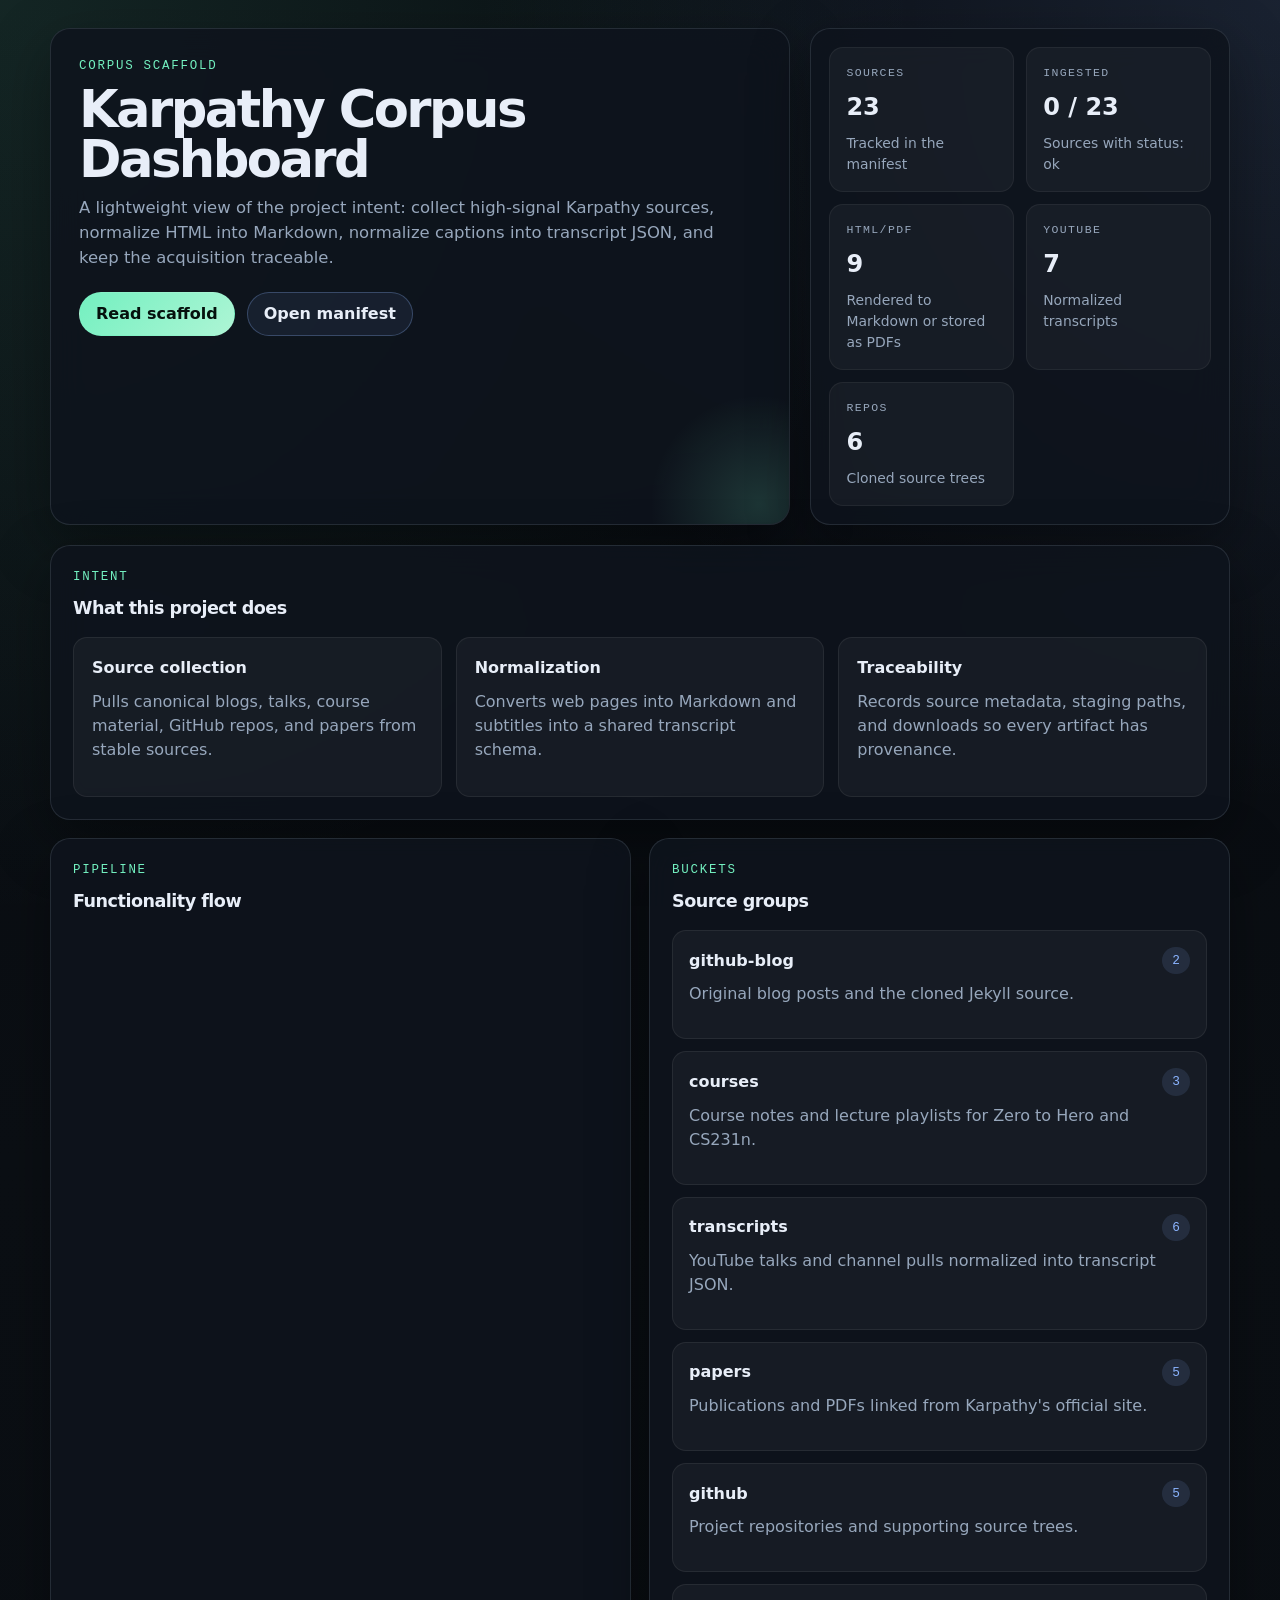
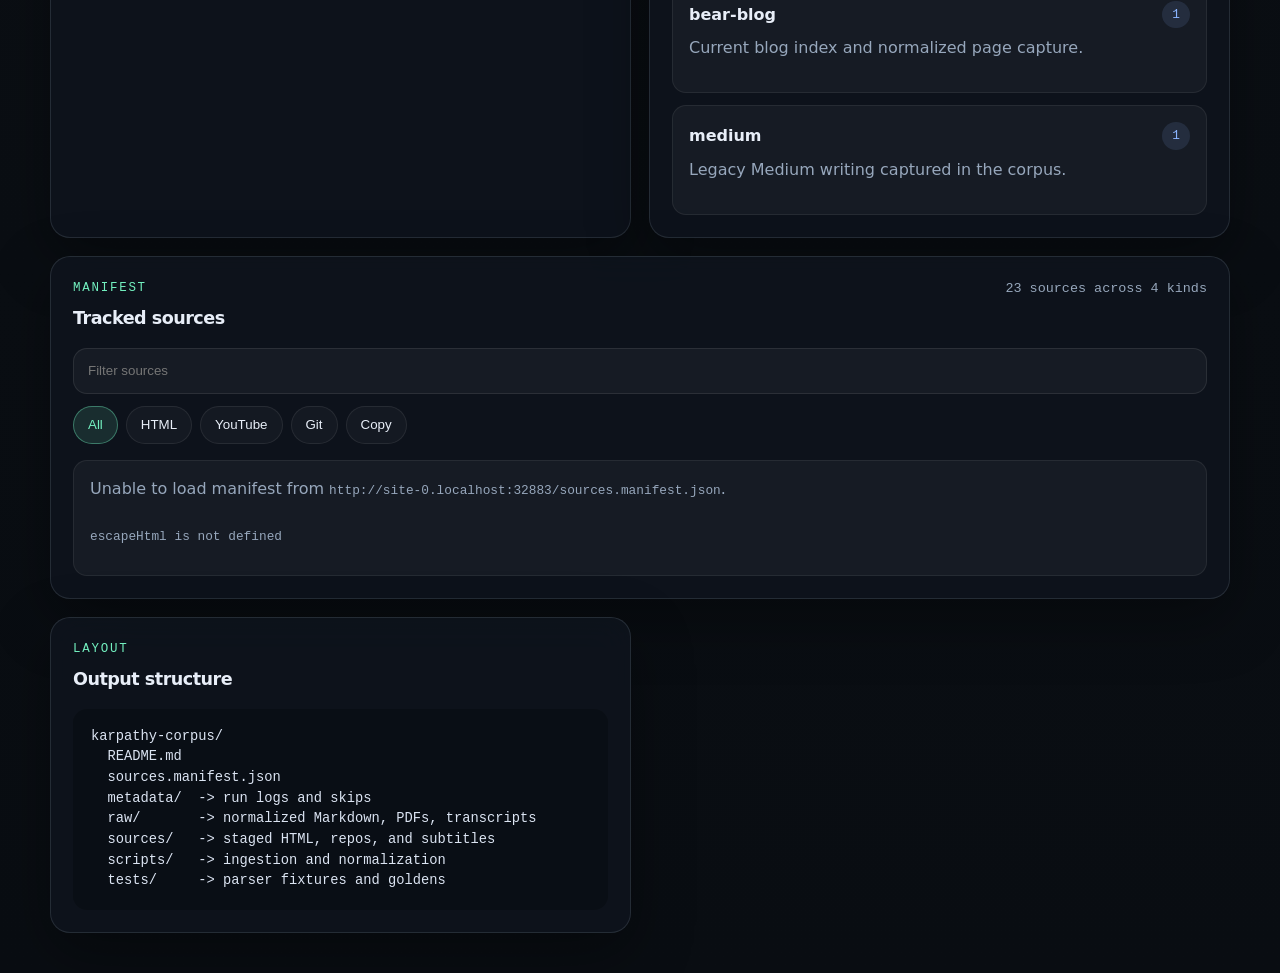
<file: ui/index.html>
<!doctype html>
<html lang="en">
  <head>
    <meta charset="utf-8" />
    <meta name="viewport" content="width=device-width, initial-scale=1" />
    <title>Karpathy Corpus Dashboard</title>
    <meta
      name="description"
      content="A compact dashboard for the Karpathy corpus scaffold: sources, normalization flow, and artifact layout."
    />
    <meta
      http-equiv="Content-Security-Policy"
      content="default-src 'self'; style-src 'self' https://fonts.googleapis.com; font-src https://fonts.gstatic.com; script-src 'self';"
    />
    <link rel="preconnect" href="https://fonts.googleapis.com" />
    <link rel="preconnect" href="https://fonts.gstatic.com" crossorigin />
    <link
      href="https://fonts.googleapis.com/css2?family=DM+Sans:wght@400;500;700&family=IBM+Plex+Mono:wght@400;500;600&display=swap"
      rel="stylesheet"
    />
    <link rel="stylesheet" href="./styles.css" />
  </head>
  <body>
    <div class="page-shell">
      <header class="hero">
        <div class="hero-copy">
          <p class="eyebrow">Corpus scaffold</p>
          <h1>Karpathy Corpus Dashboard</h1>
          <p class="lede">
            A lightweight view of the project intent: collect high-signal Karpathy sources,
            normalize HTML into Markdown, normalize captions into transcript JSON, and keep the
            acquisition traceable.
          </p>
          <div class="hero-actions">
            <a class="button primary" href="../README.md">Read scaffold</a>
            <a class="button secondary" href="../sources.manifest.json">Open manifest</a>
          </div>
        </div>
        <aside class="hero-panel">
          <div class="stat-grid" id="stats"></div>
        </aside>
      </header>

      <main class="content-grid">
        <section class="panel wide">
          <div class="panel-head">
            <div>
              <p class="panel-kicker">Intent</p>
              <h2>What this project does</h2>
            </div>
          </div>
          <div class="intent-cards">
            <article class="intent-card">
              <h3>Source collection</h3>
              <p>Pulls canonical blogs, talks, course material, GitHub repos, and papers from stable sources.</p>
            </article>
            <article class="intent-card">
              <h3>Normalization</h3>
              <p>Converts web pages into Markdown and subtitles into a shared transcript schema.</p>
            </article>
            <article class="intent-card">
              <h3>Traceability</h3>
              <p>Records source metadata, staging paths, and downloads so every artifact has provenance.</p>
            </article>
          </div>
        </section>

        <section class="panel">
          <div class="panel-head">
            <div>
              <p class="panel-kicker">Pipeline</p>
              <h2>Functionality flow</h2>
            </div>
          </div>
          <ol class="pipeline" id="pipeline"></ol>
        </section>

        <section class="panel">
          <div class="panel-head">
            <div>
              <p class="panel-kicker">Buckets</p>
              <h2>Source groups</h2>
            </div>
          </div>
          <div class="bucket-list" id="buckets"></div>
        </section>

        <section class="panel wide">
          <div class="panel-head">
            <div>
              <p class="panel-kicker">Manifest</p>
              <h2>Tracked sources</h2>
            </div>
            <div class="panel-meta" id="manifest-meta"></div>
          </div>
          <div class="source-toolbar">
            <input id="filter" type="search" placeholder="Filter sources" aria-label="Filter sources" />
            <div class="toggle-row" role="tablist" aria-label="Source kind filters">
              <button class="chip is-active" data-kind="all" type="button">All</button>
              <button class="chip" data-kind="url" type="button">HTML</button>
              <button class="chip" data-kind="youtube" type="button">YouTube</button>
              <button class="chip" data-kind="git" type="button">Git</button>
              <button class="chip" data-kind="copy_tree" type="button">Copy</button>
            </div>
          </div>
          <div class="source-list" id="sources"></div>
        </section>

        <section class="panel">
          <div class="panel-head">
            <div>
              <p class="panel-kicker">Layout</p>
              <h2>Output structure</h2>
            </div>
          </div>
          <pre class="tree" id="layout"></pre>
        </section>
      </main>
    </div>

    <script src="./app.js" type="module"></script>
  </body>
</html>
</file>
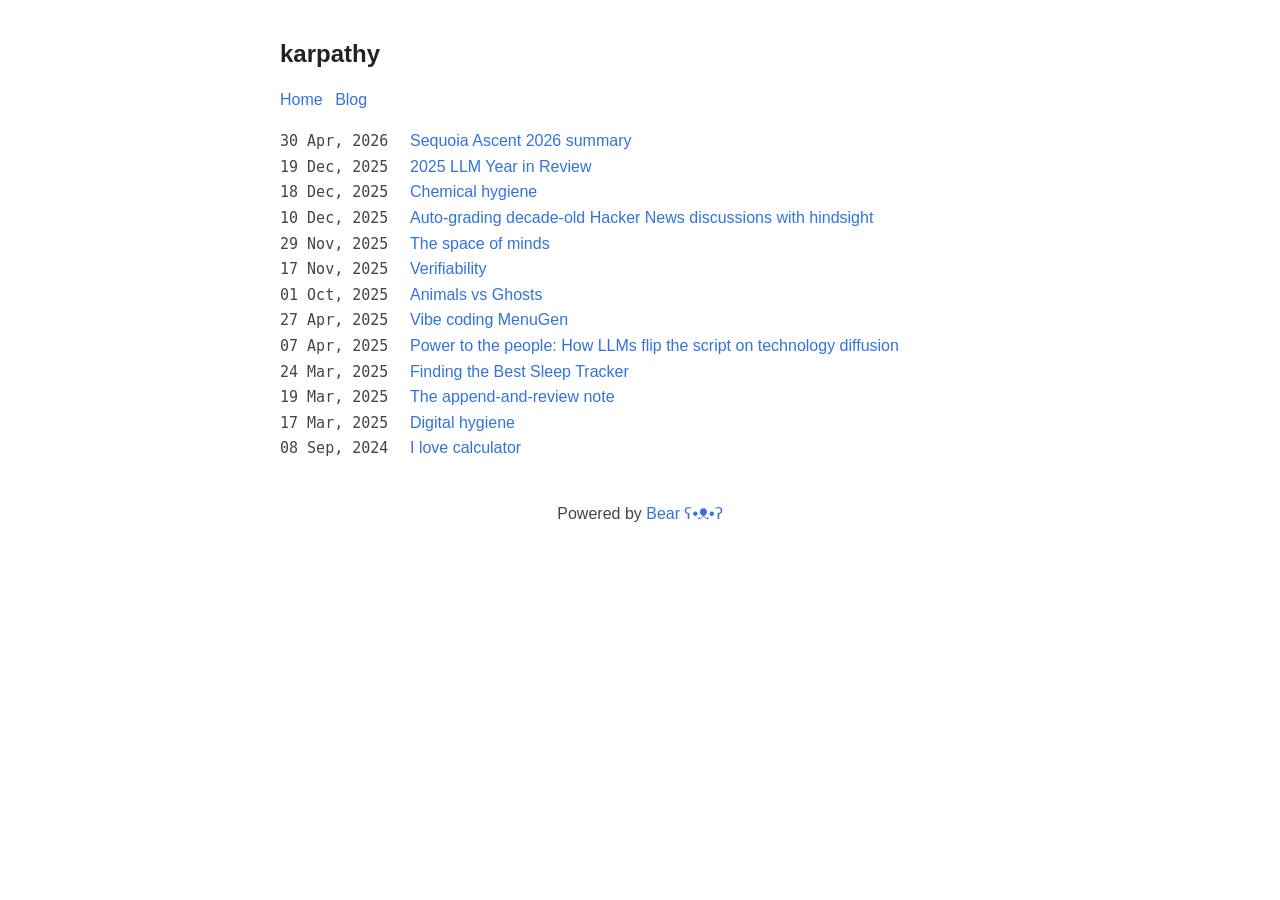
<file: sources/html/karpathy_bear_blog_index.html>
<!DOCTYPE html>
<html lang="en">

<!-- Powered by Bear Blog -->

<head>
  
  
  <meta charset="utf-8">
  <meta name="viewport" content="width=device-width, initial-scale=1.0, maximum-scale=5">
  
  <title>Blog – karpathy</title>
  <link rel="canonical" href="https://karpathy.bearblog.dev/blog/">
  


<meta name="karpathy" content="look-for-the-bear-necessities">


<!-- Primary Meta Tags -->
<meta name="title" content="Blog">
<meta name="description" content="">

<!-- Open Graph / Facebook -->
<meta property="og:site_name" content="karpathy">
<meta property="og:title" content="Blog">
<meta property="og:type" content="website">
<meta property="og:url" content="https://karpathy.bearblog.dev">
<meta property="og:description" content="">
<meta property="og:image" content="/static/og-image.png">


<!-- Twitter -->
<meta property="twitter:card" content="summary">
<meta property="twitter:url" content="https://karpathy.bearblog.dev">
<meta property="twitter:title" content="Blog">
<meta property="twitter:description" content="">
<meta property="twitter:image" content="/static/og-image.png">



<!-- Microdata -->
<script type="application/ld+json">
  {
    "@context": "http://schema.org",
    "@type": "website",
    "name": "Blog",
    "headline": "Blog",
    "url": "https://karpathy.bearblog.dev",
    "description": "",
    "image": "/static/og-image.png"
  }
</script>
<link rel="alternate" type="application/atom+xml" href="/feed/" title="karpathy">
<link rel="alternate" type="application/rss+xml" href="/feed/?type=rss" title="karpathy">

  




  
  
  
    
        <link rel="icon" type="image/svg+xml" href="data:image/svg+xml,%3Csvg%20xmlns='http://www.w3.org/2000/svg'%20viewBox='0%200%20100%20100'%3E%3Ctext%20y='.9em'%20font-size='90'%3E🤖%3C/text%3E%3C/svg%3E">
    



  <style data-name="default">
      
      
:root {
    --width: 720px;
    --font-main: Verdana, sans-serif;
    --font-secondary: Verdana, sans-serif;
    --font-scale: 1em;
    --background-color: #fff;
    --heading-color: #222;
    --text-color: #444;
    --link-color: #3273dc;
    --visited-color:  #8b6fcb;
    --code-background-color: #f2f2f2;
    --code-color: #222;
    --blockquote-color: #222;
}

@media (prefers-color-scheme: dark) {
    :root {
        --background-color: #01242e;
        --heading-color: #eee;
        --text-color: #ddd;
        --link-color: #8cc2dd;
        --visited-color:  #8b6fcb;
        --code-background-color: #000;
        --code-color: #ddd;
        --blockquote-color: #ccc;
    }
}

body {
    font-family: var(--font-secondary);
    font-size: var(--font-scale);
    margin: auto;
    padding: 20px;
    max-width: var(--width);
    text-align: left;
    background-color: var(--background-color);
    word-wrap: break-word;
    overflow-wrap: break-word;
    line-height: 1.5;
    color: var(--text-color);
}

h1, h2, h3, h4, h5, h6 {
    font-family: var(--font-main);
    color: var(--heading-color);
}

a {
    color: var(--link-color);
    cursor: pointer;
    text-decoration: none;
}

a:hover {
    text-decoration: underline; 
}

nav a {
    margin-right: 8px;
}

strong, b {
    color: var(--heading-color);
}

button {
    margin: 0;
    cursor: pointer;
}

time {
 	font-family: monospace;
  	font-style: normal;
  	font-size: 15px;
}

main {
    line-height: 1.6;
}

table {
    width: 100%;
}

hr {
    border: 0;
    border-top: 1px dashed;
}

img {
    max-width: 100%;
}

code {
    font-family: monospace;
    padding: 2px;
    background-color: var(--code-background-color);
    color: var(--code-color);
    border-radius: 3px;
}

blockquote {
    border-left: 1px solid #999;
    color: var(--code-color);
    padding-left: 20px;
    font-style: italic;
}

footer {
    padding: 25px 0;
    text-align: center;
}

.title:hover {
    text-decoration: none;
}

.title h1 {
    font-size: 1.5em;
}

.inline {
    width: auto !important;
}

.highlight, .code {
    padding: 1px 15px;
    background-color: var(--code-background-color);
    color: var(--code-color);
    border-radius: 3px;
    margin-block-start: 1em;
    margin-block-end: 1em;
    overflow-x: auto;
}

/* blog post list */
ul.blog-posts {
    list-style-type: none;
    padding: unset;
}

ul.blog-posts li {
    display: flex;
}

ul.blog-posts li span {
    flex: 0 0 130px;
}

ul.blog-posts li a:visited {
    color: var(--visited-color);
}

sub {
	display: block;
	font-style: italic;
}
      
  </style>
</head>

<body class="blog" onload="(function() { document.cookie = `timezone=${Intl.DateTimeFormat().resolvedOptions().timeZone};path=/`; })()">
  
  <header>
    <a class="title" href="/">
      <h1>
        karpathy
      </h1>
    </a>
    <nav>
      <p><a href='/'>Home</a> <a href='/blog/'>Blog</a></p>

    </nav>
  </header>
  <main>
    





<ul class="blog-posts">
    
    <li data-tags="">
        <span>
            <i>
                <time datetime="2026-04-30T16:00Z">
    30 Apr, 2026
</time>
            </i>
        </span>
        <a href="/sequoia-ascent-2026/">Sequoia Ascent 2026 summary</a>
        

        

        
    </li>
    
    <li data-tags="">
        <span>
            <i>
                <time datetime="2025-12-19T18:00Z">
    19 Dec, 2025
</time>
            </i>
        </span>
        <a href="/year-in-review-2025/">2025 LLM Year in Review</a>
        

        

        
    </li>
    
    <li data-tags="">
        <span>
            <i>
                <time datetime="2025-12-18T18:00Z">
    18 Dec, 2025
</time>
            </i>
        </span>
        <a href="/chemical-hygiene/">Chemical hygiene</a>
        

        

        
    </li>
    
    <li data-tags="">
        <span>
            <i>
                <time datetime="2025-12-10T15:00Z">
    10 Dec, 2025
</time>
            </i>
        </span>
        <a href="/auto-grade-hn/">Auto-grading decade-old Hacker News discussions with hindsight</a>
        

        

        
    </li>
    
    <li data-tags="">
        <span>
            <i>
                <time datetime="2025-11-29T18:00Z">
    29 Nov, 2025
</time>
            </i>
        </span>
        <a href="/the-space-of-minds/">The space of minds</a>
        

        

        
    </li>
    
    <li data-tags="">
        <span>
            <i>
                <time datetime="2025-11-17T17:00Z">
    17 Nov, 2025
</time>
            </i>
        </span>
        <a href="/verifiability/">Verifiability</a>
        

        

        
    </li>
    
    <li data-tags="">
        <span>
            <i>
                <time datetime="2025-10-01T17:00Z">
    01 Oct, 2025
</time>
            </i>
        </span>
        <a href="/animals-vs-ghosts/">Animals vs Ghosts</a>
        

        

        
    </li>
    
    <li data-tags="">
        <span>
            <i>
                <time datetime="2025-04-27T12:00Z">
    27 Apr, 2025
</time>
            </i>
        </span>
        <a href="/vibe-coding-menugen/">Vibe coding MenuGen</a>
        

        

        
    </li>
    
    <li data-tags="">
        <span>
            <i>
                <time datetime="2025-04-07T18:00Z">
    07 Apr, 2025
</time>
            </i>
        </span>
        <a href="/power-to-the-people/">Power to the people: How LLMs flip the script on technology diffusion</a>
        

        

        
    </li>
    
    <li data-tags="">
        <span>
            <i>
                <time datetime="2025-03-24T23:00Z">
    24 Mar, 2025
</time>
            </i>
        </span>
        <a href="/finding-the-best-sleep-tracker/">Finding the Best Sleep Tracker</a>
        

        

        
    </li>
    
    <li data-tags="">
        <span>
            <i>
                <time datetime="2025-03-19T07:00Z">
    19 Mar, 2025
</time>
            </i>
        </span>
        <a href="/the-append-and-review-note/">The append-and-review note</a>
        

        

        
    </li>
    
    <li data-tags="">
        <span>
            <i>
                <time datetime="2025-03-17T18:08Z">
    17 Mar, 2025
</time>
            </i>
        </span>
        <a href="/digital-hygiene/">Digital hygiene</a>
        

        

        
    </li>
    
    <li data-tags="">
        <span>
            <i>
                <time datetime="2024-09-08T17:00Z">
    08 Sep, 2024
</time>
            </i>
        </span>
        <a href="/i-love-calculator/">I love calculator</a>
        

        

        
    </li>
    
</ul>


<small>
    <div class="tags">
        <a rel="nofollow" href="/blog/?q=pot-of-honey" style="display:none;">#potofhoney</a>
        
    </div>
</small>


  </main>
  <footer>
    

<span>
    Powered by <a href="https://bearblog.dev">Bear <span role="img" class="bear" aria-label="ASCII bear logo">ʕ•ᴥ•ʔ</span></a>
</span>

  </footer>

  
  <script>
        (() => {
          "use strict";
          const times = document.querySelectorAll('time');
          const format_string = "d M, Y" || "d M, Y"

          times.forEach(time => {
              time.innerText = formatDate(time.dateTime, format_string)
          });

          function formatDate(dateStr, formatStr) {
            const date = new Date(dateStr);
            const day = date.getDate();
            const month = date.getMonth();
            const year = date.getFullYear();
            const weekday = date.getDay();
            const hours = date.getHours();
            const minutes = date.getMinutes();
            const monthsFull = ['January', 'February', 'March', 'April', 'May', 'June', 'July', 'August', 'September', 'October', 'November', 'December'];
            const monthsShort = ['Jan', 'Feb', 'Mar', 'Apr', 'May', 'Jun', 'Jul', 'Aug', 'Sep', 'Oct', 'Nov', 'Dec'];
            const daysFull = ['Sunday', 'Monday', 'Tuesday', 'Wednesday', 'Thursday', 'Friday', 'Saturday'];
            const daysShort = ['Sun', 'Mon', 'Tue', 'Wed', 'Thu', 'Fri', 'Sat'];
            
            function getOrdinal(n) {
                const s = ['th', 'st', 'nd', 'rd'];
                const v = n % 100;
                return s[(v - 20) % 10] || s[v] || s[0];
            }
            
            const map = {
                'd': () => day.toString().padStart(2, '0'),
                'm': () => (month + 1).toString().padStart(2, '0'),
                'Y': () => year.toString(),
                'y': () => year.toString().slice(-2),
                'F': () => monthsFull[month],
                'j': () => day.toString(),
                'D': () => daysShort[weekday],
                'l': () => daysFull[weekday],
                'S': () => getOrdinal(day),
                'M': () => monthsShort[month],
                'H': () => hours.toString().padStart(2, '0'),
                'h': () => {
                    let h = hours % 12;
                    h = h === 0 ? 12 : h;
                    return h.toString().padStart(2, '0');
                },
                'g': () => {
                    let h = hours % 12;
                    return h === 0 ? '12' : h.toString();
                },
                'i': () => minutes.toString().padStart(2, '0'),
                'a': () => hours < 12 ? 'am' : 'pm',
                'A': () => hours < 12 ? 'AM' : 'PM',
            };
            
            let result = '';
            for (let char of formatStr) {
                result += map[char] ? map[char]() : char;
            }
            return result;
        }
        })();
    </script>
    
</body>
<!-- ID: karpathy -->
<!-- 🐻 -->
</html>
</file>
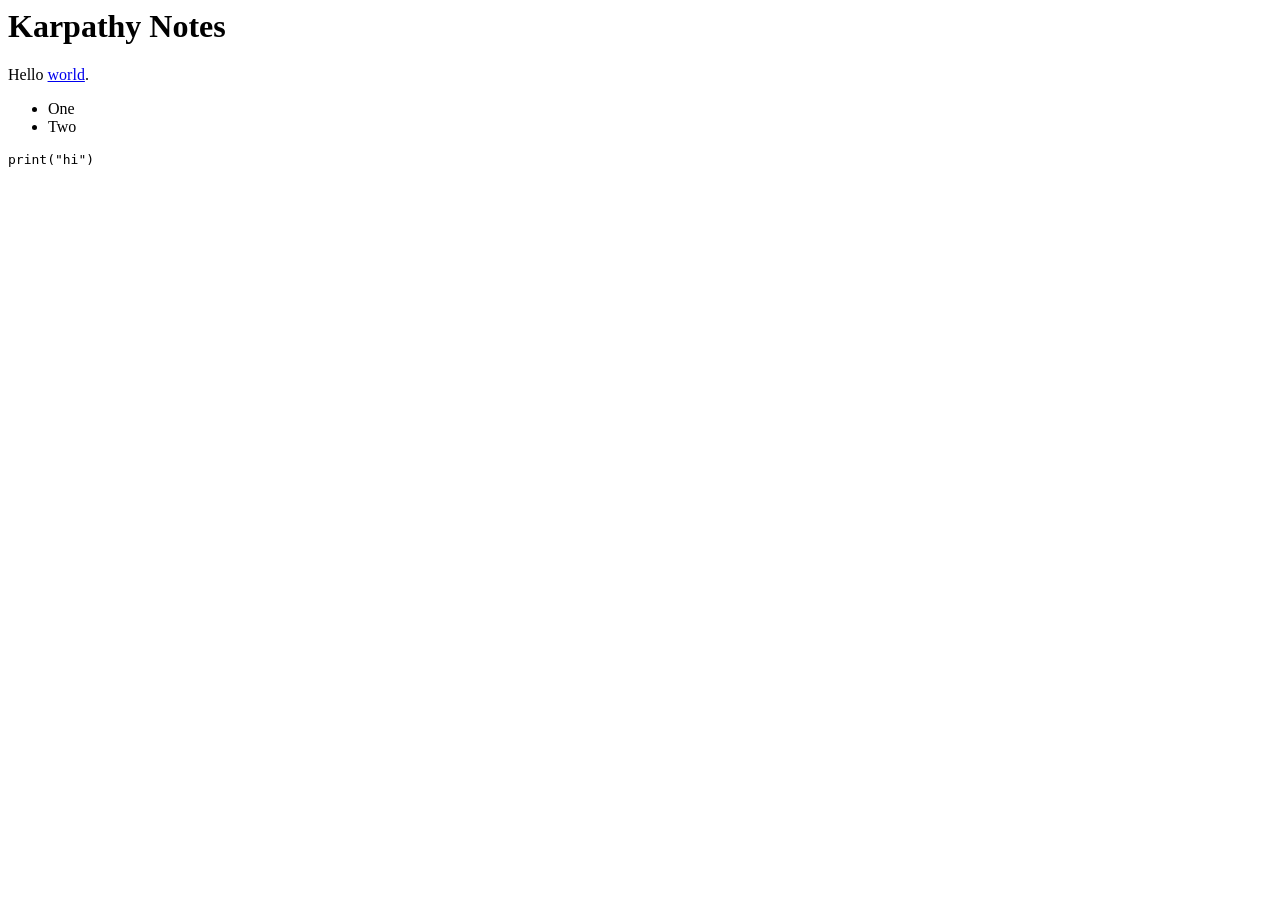
<file: tests/fixtures/html/karpathy_notes.html>
<html>
  <head>
    <title>Ignore me</title>
    <script>window.__state = 1;</script>
  </head>
  <body>
    <h1>Karpathy Notes</h1>
    <p>Hello <a href="https://example.com">world</a>.</p>
    <ul>
      <li>One</li>
      <li>Two</li>
    </ul>
    <pre><code>print("hi")</code></pre>
  </body>
</html>
</file>
<file: ui/styles.css>
:root {
  color-scheme: dark;
  --bg: #0b0f14;
  --bg-soft: #101722;
  --panel: rgba(14, 20, 29, 0.88);
  --panel-border: rgba(183, 196, 219, 0.14);
  --text: #e8eef8;
  --muted: #97a7bc;
  --accent: #73f0c0;
  --accent-2: #8bb4ff;
  --accent-3: #f7c879;
  --danger: #ff8f8f;
  --shadow: 0 20px 60px rgba(0, 0, 0, 0.35);
  --radius: 20px;
  --radius-sm: 14px;
  --mono: "IBM Plex Mono", ui-monospace, SFMono-Regular, monospace;
  --sans: "DM Sans", system-ui, sans-serif;
}

* {
  box-sizing: border-box;
}

html {
  background:
    radial-gradient(circle at top left, rgba(115, 240, 192, 0.12), transparent 32%),
    radial-gradient(circle at top right, rgba(139, 180, 255, 0.14), transparent 28%),
    linear-gradient(180deg, #070a0f 0%, #0b0f14 45%, #090d12 100%);
}

body {
  margin: 0;
  min-height: 100vh;
  color: var(--text);
  font-family: var(--sans);
  line-height: 1.5;
}

a {
  color: inherit;
  text-decoration: none;
}

.page-shell {
  width: min(1180px, calc(100vw - 32px));
  margin: 0 auto;
  padding: 28px 0 40px;
}

.hero {
  display: grid;
  grid-template-columns: minmax(0, 1.5fr) minmax(300px, 0.85fr);
  gap: 20px;
  align-items: stretch;
  margin-bottom: 20px;
}

.hero-copy,
.hero-panel,
.panel {
  border: 1px solid var(--panel-border);
  background: var(--panel);
  box-shadow: var(--shadow);
  backdrop-filter: blur(18px);
}

.hero-copy,
.hero-panel,
.panel {
  border-radius: var(--radius);
}

.hero-copy {
  padding: 28px;
  position: relative;
  overflow: hidden;
}

.hero-copy::after {
  content: "";
  position: absolute;
  inset: auto -80px -90px auto;
  width: 220px;
  height: 220px;
  background: radial-gradient(circle, rgba(115, 240, 192, 0.16), transparent 70%);
  pointer-events: none;
}

.eyebrow,
.panel-kicker {
  margin: 0 0 8px;
  font-family: var(--mono);
  font-size: 0.78rem;
  letter-spacing: 0.14em;
  text-transform: uppercase;
  color: var(--accent);
}

h1,
h2,
h3,
p {
  margin-top: 0;
}

h1 {
  margin-bottom: 12px;
  font-size: clamp(2.2rem, 4vw, 4.3rem);
  line-height: 0.98;
  letter-spacing: -0.05em;
}

h2 {
  margin-bottom: 0;
  font-size: 1.1rem;
  letter-spacing: -0.03em;
}

h3 {
  margin-bottom: 10px;
  font-size: 1rem;
}

.lede {
  max-width: 64ch;
  color: var(--muted);
  font-size: 1.03rem;
}

.hero-actions {
  display: flex;
  flex-wrap: wrap;
  gap: 12px;
  margin-top: 22px;
}

.button {
  display: inline-flex;
  align-items: center;
  justify-content: center;
  min-height: 44px;
  padding: 0 16px;
  border-radius: 999px;
  border: 1px solid transparent;
  font-weight: 700;
  transition: transform 160ms ease, border-color 160ms ease, background-color 160ms ease;
}

.button:hover,
.button:focus-visible,
.chip:hover,
.chip:focus-visible {
  transform: translateY(-1px);
}

.button.primary {
  color: #05110d;
  background: linear-gradient(135deg, var(--accent), #aef5d5);
}

.button.secondary {
  border-color: rgba(139, 180, 255, 0.28);
  background: rgba(139, 180, 255, 0.08);
}

.hero-panel {
  padding: 18px;
}

.stat-grid {
  display: grid;
  grid-template-columns: repeat(2, minmax(0, 1fr));
  gap: 12px;
}

.stat {
  padding: 16px;
  border-radius: var(--radius-sm);
  background: rgba(255, 255, 255, 0.04);
  border: 1px solid rgba(255, 255, 255, 0.06);
}

.stat-label {
  display: block;
  color: var(--muted);
  font-family: var(--mono);
  font-size: 0.72rem;
  text-transform: uppercase;
  letter-spacing: 0.12em;
  margin-bottom: 8px;
}

.stat-value {
  display: block;
  font-size: 1.5rem;
  font-weight: 700;
}

.stat-note {
  display: block;
  margin-top: 8px;
  color: var(--muted);
  font-size: 0.87rem;
}

.content-grid {
  display: grid;
  grid-template-columns: repeat(12, minmax(0, 1fr));
  gap: 18px;
}

.panel {
  padding: 22px;
  grid-column: span 6;
}

.panel.wide {
  grid-column: 1 / -1;
}

.panel-head {
  display: flex;
  justify-content: space-between;
  gap: 12px;
  align-items: start;
  margin-bottom: 16px;
}

.panel-meta {
  color: var(--muted);
  font-family: var(--mono);
  font-size: 0.84rem;
}

.intent-cards {
  display: grid;
  grid-template-columns: repeat(3, minmax(0, 1fr));
  gap: 14px;
}

.intent-card,
.bucket-card,
.source-card {
  border-radius: var(--radius-sm);
  border: 1px solid rgba(255, 255, 255, 0.07);
  background: rgba(255, 255, 255, 0.04);
}

.intent-card {
  padding: 18px;
}

.intent-card p,
.bucket-card p,
.source-card p {
  color: var(--muted);
}

.pipeline {
  margin: 0;
  padding: 0;
  list-style: none;
  display: grid;
  gap: 10px;
}

.pipeline li {
  display: grid;
  grid-template-columns: 32px 1fr;
  gap: 12px;
  align-items: start;
  padding: 14px;
  border-radius: var(--radius-sm);
  background: rgba(255, 255, 255, 0.04);
  border: 1px solid rgba(255, 255, 255, 0.05);
}

.pipeline-index {
  width: 32px;
  height: 32px;
  display: inline-flex;
  align-items: center;
  justify-content: center;
  border-radius: 999px;
  background: rgba(115, 240, 192, 0.12);
  color: var(--accent);
  font-family: var(--mono);
  font-weight: 700;
}

.pipeline-title {
  margin-bottom: 4px;
  font-weight: 700;
}

.pipeline-copy {
  color: var(--muted);
  font-size: 0.94rem;
}

.bucket-list {
  display: grid;
  gap: 12px;
}

.bucket-card {
  padding: 16px;
}

.bucket-header {
  display: flex;
  justify-content: space-between;
  gap: 12px;
  align-items: center;
  margin-bottom: 8px;
}

.bucket-name {
  font-weight: 700;
}

.bucket-count {
  display: inline-flex;
  align-items: center;
  padding: 4px 10px;
  border-radius: 999px;
  background: rgba(139, 180, 255, 0.12);
  color: var(--accent-2);
  font-family: var(--mono);
  font-size: 0.8rem;
}

.source-toolbar {
  display: grid;
  gap: 12px;
  margin-bottom: 16px;
}

.source-toolbar input {
  width: 100%;
  min-height: 46px;
  border-radius: 14px;
  border: 1px solid rgba(255, 255, 255, 0.09);
  background: rgba(255, 255, 255, 0.04);
  color: var(--text);
  padding: 0 14px;
  outline: none;
}

.source-toolbar input:focus {
  border-color: rgba(115, 240, 192, 0.5);
}

.toggle-row {
  display: flex;
  flex-wrap: wrap;
  gap: 8px;
}

.chip {
  border: 1px solid rgba(255, 255, 255, 0.08);
  border-radius: 999px;
  background: rgba(255, 255, 255, 0.03);
  color: var(--text);
  min-height: 38px;
  padding: 0 14px;
  cursor: pointer;
}

.chip.is-active {
  background: rgba(115, 240, 192, 0.12);
  border-color: rgba(115, 240, 192, 0.4);
  color: var(--accent);
}

.source-list {
  display: grid;
  gap: 12px;
}

.source-card {
  padding: 16px;
  display: grid;
  gap: 10px;
}

.source-topline {
  display: flex;
  justify-content: space-between;
  gap: 12px;
  align-items: center;
}

.source-id {
  font-weight: 700;
}

.badge-row {
  display: flex;
  flex-wrap: wrap;
  gap: 8px;
  justify-content: flex-end;
}

.badge {
  display: inline-flex;
  align-items: center;
  padding: 4px 10px;
  border-radius: 999px;
  background: rgba(247, 200, 121, 0.12);
  color: var(--accent-3);
  font-family: var(--mono);
  font-size: 0.78rem;
  text-transform: uppercase;
  letter-spacing: 0.08em;
}

.badge--kind {
  background: rgba(247, 200, 121, 0.12);
  color: var(--accent-3);
}

.badge--ok {
  background: rgba(115, 240, 192, 0.12);
  color: var(--accent);
}

.badge--warn {
  background: rgba(247, 200, 121, 0.12);
  color: var(--accent-3);
}

.badge--error {
  background: rgba(255, 143, 143, 0.12);
  color: var(--danger);
}

.badge--muted {
  background: rgba(151, 167, 188, 0.12);
  color: var(--muted);
}

.badge--neutral {
  background: rgba(139, 180, 255, 0.12);
  color: var(--accent-2);
}

.source-url,
.source-output,
.source-extra {
  font-family: var(--mono);
  font-size: 0.8rem;
  color: var(--muted);
  overflow-wrap: anywhere;
}

.tree {
  margin: 0;
  padding: 18px;
  border-radius: var(--radius-sm);
  background: rgba(0, 0, 0, 0.22);
  color: #dbe4f2;
  font-family: var(--mono);
  font-size: 0.86rem;
  overflow: auto;
}

@media (max-width: 960px) {
  .hero {
    grid-template-columns: 1fr;
  }

  .panel,
  .panel.wide {
    grid-column: span 12;
  }

  .intent-cards {
    grid-template-columns: 1fr;
  }
}

@media (max-width: 640px) {
  .page-shell {
    width: min(100vw - 20px, 1180px);
    padding-top: 14px;
  }

  .hero-copy,
  .hero-panel,
  .panel {
    padding: 18px;
  }

  .stat-grid {
    grid-template-columns: 1fr 1fr;
  }

  h1 {
    font-size: 2.1rem;
  }
}
</file>
